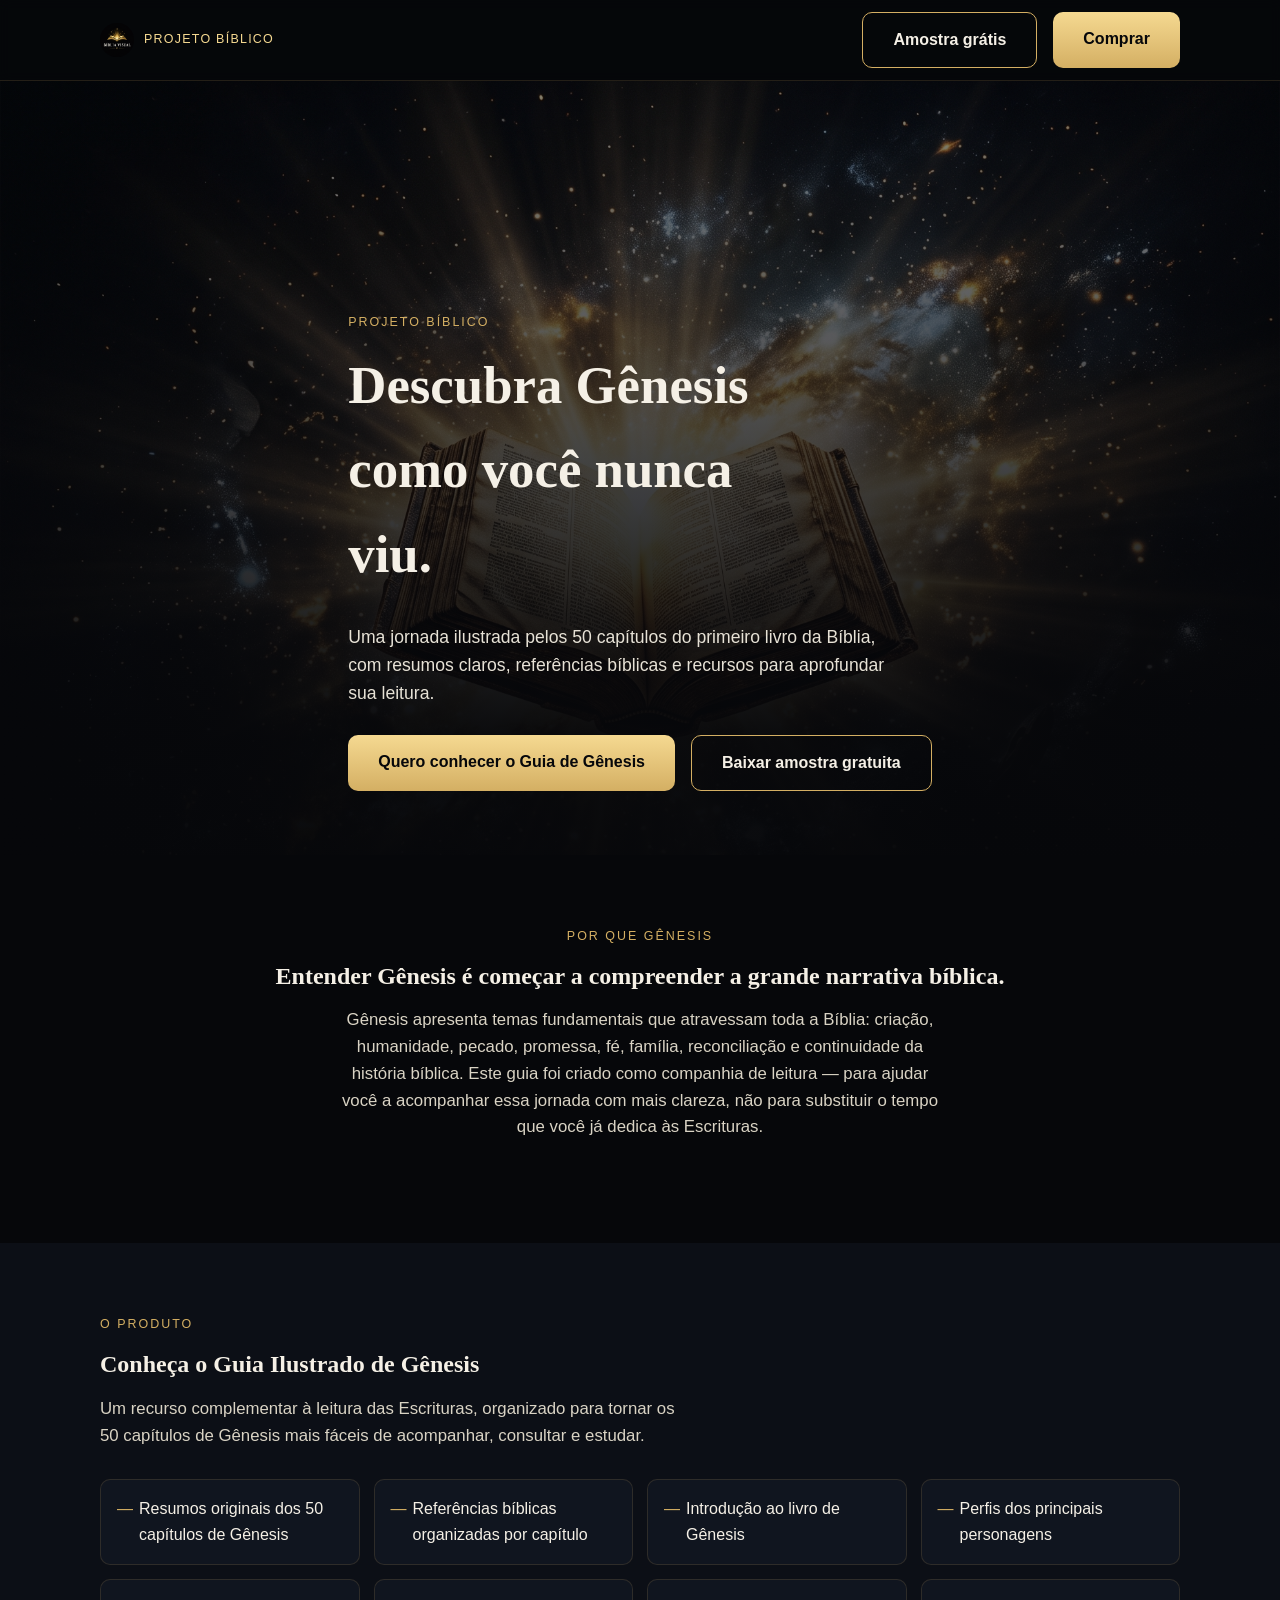
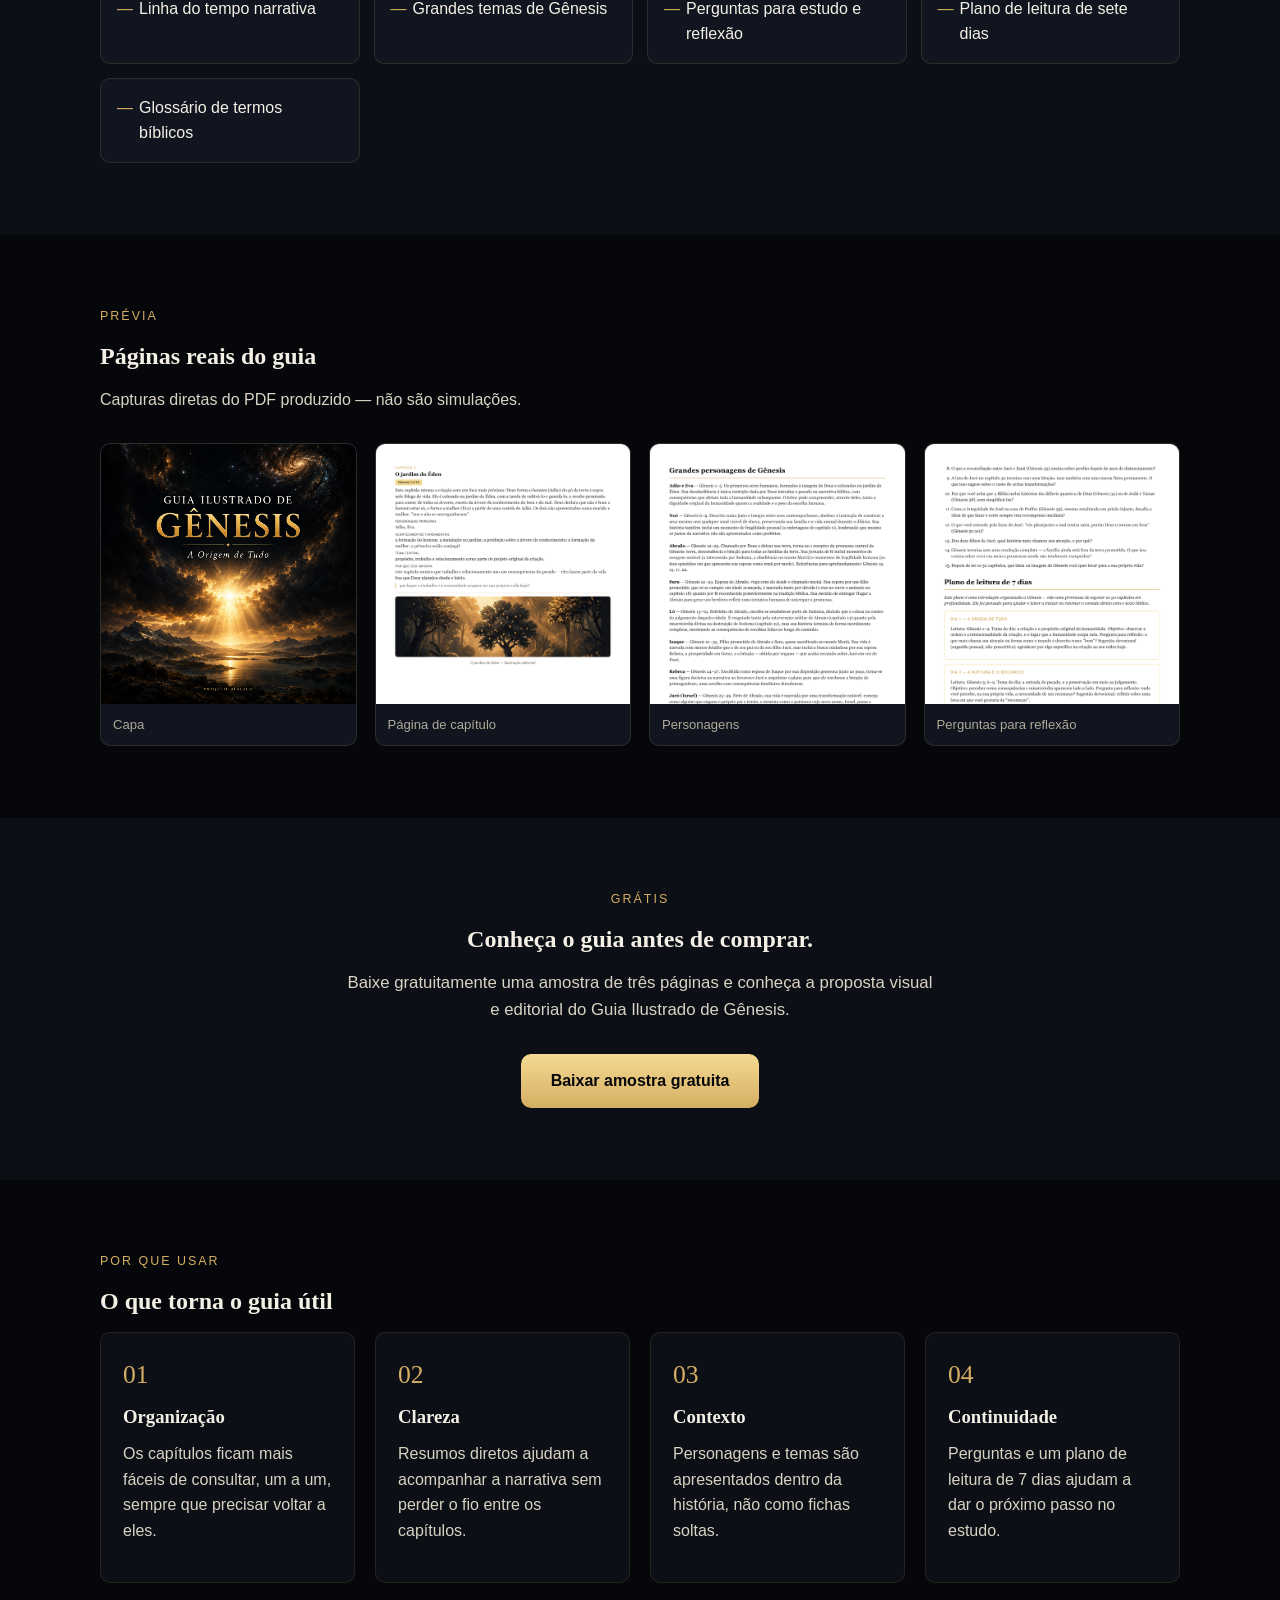
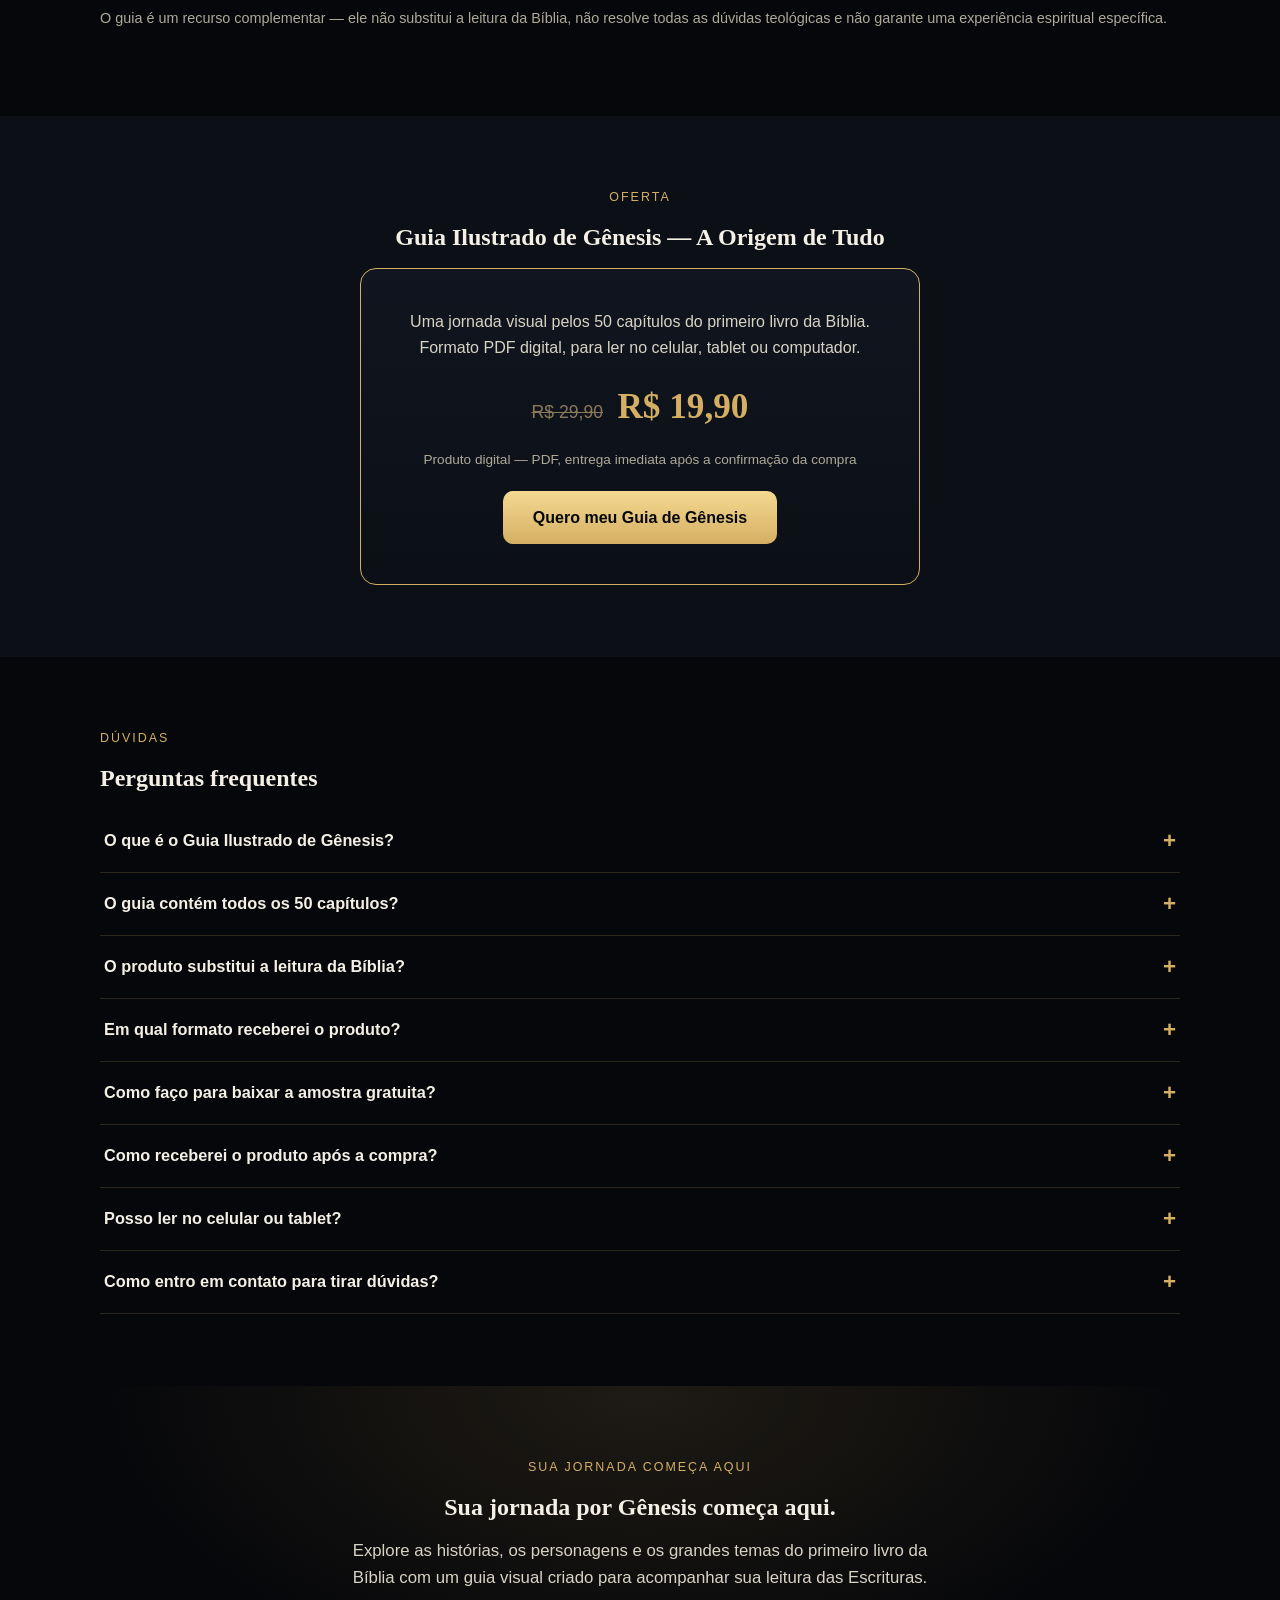
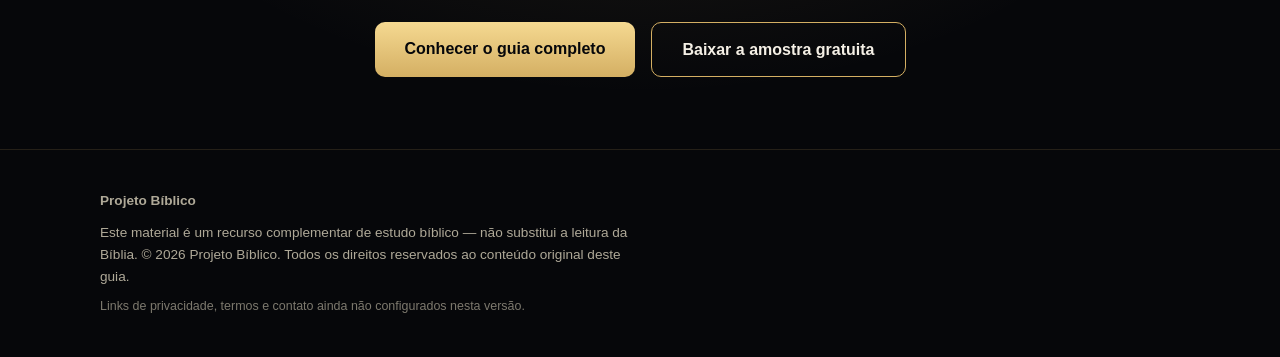
<file: index.html>
<!doctype html>
<html lang="pt-BR">
<head>
<meta charset="utf-8">
<meta name="viewport" content="width=device-width, initial-scale=1">
<title>Guia Ilustrado de Gênesis — A Origem de Tudo | Projeto Bíblico</title>
<meta name="description" content="Conheça um guia visual de Gênesis com resumos dos capítulos, personagens, temas bíblicos e recursos para acompanhar sua leitura das Escrituras.">
<link rel="icon" href="assets/logo.png">

<meta property="og:type" content="website">
<meta property="og:title" content="Guia Ilustrado de Gênesis — A Origem de Tudo">
<meta property="og:description" content="Uma jornada visual pelos 50 capítulos do primeiro livro da Bíblia, com resumos claros, referências bíblicas e recursos para aprofundar sua leitura.">
<meta property="og:image" content="assets/ebook-cover.png">
<meta name="twitter:card" content="summary_large_image">

<link rel="stylesheet" href="css/style.css">
<script defer src="js/config.js"></script>
<script defer src="js/main.js"></script>
</head>
<body>

<header class="site-header">
  <div class="wrap">
    <a class="brand-mark" href="#top">
      <img src="assets/logo.png" alt="Projeto Bíblico">
      <span>Projeto Bíblico</span>
    </a>
    <div class="btn-row">
      <a class="btn btn-secondary" href="#amostra" data-nav-sample>Amostra grátis</a>
      <a class="btn btn-primary" href="#oferta" data-nav-buy>Comprar</a>
    </div>
  </div>
</header>

<main id="top">

  <!-- ========== SEÇÃO 1 — HERO ========== -->
  <section class="hero" aria-label="Apresentação">
    <img class="bg" src="assets/hero-bg.png" alt="" aria-hidden="true">
    <div class="wrap">
      <div class="eyebrow">Projeto Bíblico</div>
      <h1>Descubra Gênesis como você nunca viu.</h1>
      <p class="sub">Uma jornada ilustrada pelos 50 capítulos do primeiro livro da Bíblia, com resumos claros, referências bíblicas e recursos para aprofundar sua leitura.</p>
      <div class="btn-row">
        <a class="btn btn-primary" href="#oferta" data-buy-button>Quero conhecer o Guia de Gênesis</a>
        <a class="btn btn-secondary" href="#amostra" data-sample-link download>Baixar amostra gratuita</a>
      </div>
    </div>
  </section>

  <!-- ========== SEÇÃO 2 — CONEXÃO COM O LEITOR ========== -->
  <section aria-label="Sobre Gênesis">
    <div class="wrap center">
      <div class="eyebrow">Por que Gênesis</div>
      <h2>Entender Gênesis é começar a compreender a grande narrativa bíblica.</h2>
      <p class="lead">Gênesis apresenta temas fundamentais que atravessam toda a Bíblia: criação, humanidade, pecado, promessa, fé, família, reconciliação e continuidade da história bíblica. Este guia foi criado como companhia de leitura — para ajudar você a acompanhar essa jornada com mais clareza, não para substituir o tempo que você já dedica às Escrituras.</p>
    </div>
  </section>

  <!-- ========== SEÇÃO 3 — APRESENTAÇÃO DO PRODUTO ========== -->
  <section class="section-alt" aria-label="Sobre o guia">
    <div class="wrap">
      <div class="eyebrow">O produto</div>
      <h2>Conheça o Guia Ilustrado de Gênesis</h2>
      <p class="lead" style="margin-left:0">Um recurso complementar à leitura das Escrituras, organizado para tornar os 50 capítulos de Gênesis mais fáceis de acompanhar, consultar e estudar.</p>
      <ul class="feature-list">
        <li>Resumos originais dos 50 capítulos de Gênesis</li>
        <li>Referências bíblicas organizadas por capítulo</li>
        <li>Introdução ao livro de Gênesis</li>
        <li>Perfis dos principais personagens</li>
        <li>Linha do tempo narrativa</li>
        <li>Grandes temas de Gênesis</li>
        <li>Perguntas para estudo e reflexão</li>
        <li>Plano de leitura de sete dias</li>
        <li>Glossário de termos bíblicos</li>
      </ul>
    </div>
  </section>

  <!-- ========== SEÇÃO 4 — PRÉVIA VISUAL ========== -->
  <section aria-label="Prévia do guia">
    <div class="wrap">
      <div class="eyebrow">Prévia</div>
      <h2>Páginas reais do guia</h2>
      <p>Capturas diretas do PDF produzido — não são simulações.</p>
      <div class="gallery">
        <figure><img src="assets/ebook-cover.png" alt="Capa do Guia Ilustrado de Gênesis" loading="lazy"><figcaption>Capa</figcaption></figure>
        <figure><img src="previews/capitulo-07.png" alt="Página do Capítulo 2 — O jardim do Éden" loading="lazy"><figcaption>Página de capítulo</figcaption></figure>
        <figure><img src="previews/personagens-35.png" alt="Página de Grandes Personagens de Gênesis" loading="lazy"><figcaption>Personagens</figcaption></figure>
        <figure><img src="previews/perguntas-38.png" alt="Página de perguntas para estudo e reflexão" loading="lazy"><figcaption>Perguntas para reflexão</figcaption></figure>
      </div>
    </div>
  </section>

  <!-- ========== SEÇÃO 5 — AMOSTRA GRATUITA ========== -->
  <section class="section-alt center" id="amostra" aria-label="Amostra gratuita">
    <div class="wrap">
      <div class="eyebrow">Grátis</div>
      <h2>Conheça o guia antes de comprar.</h2>
      <p class="lead">Baixe gratuitamente uma amostra de três páginas e conheça a proposta visual e editorial do Guia Ilustrado de Gênesis.</p>
      <a class="btn btn-primary" href="#" data-sample-link download>Baixar amostra gratuita</a>
    </div>
  </section>

  <!-- ========== SEÇÃO 6 — O QUE TORNA O GUIA ÚTIL ========== -->
  <section aria-label="Benefícios">
    <div class="wrap">
      <div class="eyebrow">Por que usar</div>
      <h2>O que torna o guia útil</h2>
      <div class="benefit-grid">
        <div class="card"><div class="num">01</div><h3>Organização</h3><p>Os capítulos ficam mais fáceis de consultar, um a um, sempre que precisar voltar a eles.</p></div>
        <div class="card"><div class="num">02</div><h3>Clareza</h3><p>Resumos diretos ajudam a acompanhar a narrativa sem perder o fio entre os capítulos.</p></div>
        <div class="card"><div class="num">03</div><h3>Contexto</h3><p>Personagens e temas são apresentados dentro da história, não como fichas soltas.</p></div>
        <div class="card"><div class="num">04</div><h3>Continuidade</h3><p>Perguntas e um plano de leitura de 7 dias ajudam a dar o próximo passo no estudo.</p></div>
      </div>
      <p style="margin-top:24px;font-size:.9rem;color:var(--text-soft)">O guia é um recurso complementar — ele não substitui a leitura da Bíblia, não resolve todas as dúvidas teológicas e não garante uma experiência espiritual específica.</p>
    </div>
  </section>

  <!-- ========== SEÇÃO 7 — OFERTA ========== -->
  <section class="section-alt" id="oferta" aria-label="Oferta">
    <div class="wrap center">
      <div class="eyebrow">Oferta</div>
      <h2>Guia Ilustrado de Gênesis — A Origem de Tudo</h2>
      <div class="offer-card">
        <p>Uma jornada visual pelos 50 capítulos do primeiro livro da Bíblia. Formato PDF digital, para ler no celular, tablet ou computador.</p>
        <div class="price-row">
          <span class="old" data-price-regular>R$ 29,90</span>
          <span class="new" data-price-current>R$ 19,90</span>
        </div>
        <div class="fmt">Produto digital — PDF, entrega imediata após a confirmação da compra</div>
        <a class="btn btn-primary" href="#" data-buy-button>Quero meu Guia de Gênesis</a>
      </div>
    </div>
  </section>

  <!-- ========== SEÇÃO 8 — FAQ ========== -->
  <section aria-label="Perguntas frequentes">
    <div class="wrap">
      <div class="eyebrow">Dúvidas</div>
      <h2>Perguntas frequentes</h2>

      <div class="faq-item">
        <button class="faq-q">O que é o Guia Ilustrado de Gênesis?</button>
        <div class="faq-a"><p>É um e-book em PDF que apresenta os 50 capítulos de Gênesis de forma organizada e visual, com resumos, referências bíblicas, personagens, temas e recursos de estudo — um complemento à leitura da Bíblia.</p></div>
      </div>
      <div class="faq-item">
        <button class="faq-q">O guia contém todos os 50 capítulos?</button>
        <div class="faq-a"><p>Sim. Todos os 50 capítulos de Gênesis são contemplados individualmente, incluindo as genealogias, com resumo, personagens, acontecimentos e tema central próprios de cada um.</p></div>
      </div>
      <div class="faq-item">
        <button class="faq-q">O produto substitui a leitura da Bíblia?</button>
        <div class="faq-a"><p>Não. O guia é um recurso complementar de estudo, pensado para acompanhar sua leitura das Escrituras — não para substituí-la.</p></div>
      </div>
      <div class="faq-item">
        <button class="faq-q">Em qual formato receberei o produto?</button>
        <div class="faq-a"><p>Em PDF digital, com texto selecionável, próprio para leitura em celular, tablet ou computador.</p></div>
      </div>
      <div class="faq-item">
        <button class="faq-q">Como faço para baixar a amostra gratuita?</button>
        <div class="faq-a"><p>Use o botão "Baixar amostra gratuita" nesta página — o download começa direto, sem necessidade de cadastro.</p></div>
      </div>
      <div class="faq-item">
        <button class="faq-q">Como receberei o produto após a compra?</button>
        <div class="faq-a"><p>Essa informação depende da plataforma de checkout oficial, que ainda está sendo configurada. Assim que estiver ativa, o processo de entrega será detalhado aqui.</p></div>
      </div>
      <div class="faq-item">
        <button class="faq-q">Posso ler no celular ou tablet?</button>
        <div class="faq-a"><p>Sim — o PDF foi produzido pensando em legibilidade em telas pequenas, além de computador e impressão.</p></div>
      </div>
      <div class="faq-item">
        <button class="faq-q">Como entro em contato para tirar dúvidas?</button>
        <div class="faq-a"><p>O canal oficial de contato ainda está sendo configurado. Esta resposta será atualizada assim que um e-mail ou canal estiver definido.</p></div>
      </div>
    </div>
  </section>

  <!-- ========== SEÇÃO 9 — CHAMADA FINAL ========== -->
  <section class="final-cta" aria-label="Chamada final">
    <div class="wrap">
      <div class="eyebrow">Sua jornada começa aqui</div>
      <h2>Sua jornada por Gênesis começa aqui.</h2>
      <p class="lead">Explore as histórias, os personagens e os grandes temas do primeiro livro da Bíblia com um guia visual criado para acompanhar sua leitura das Escrituras.</p>
      <div class="btn-row center" style="justify-content:center">
        <a class="btn btn-primary" href="#oferta" data-buy-button>Conhecer o guia completo</a>
        <a class="btn btn-secondary" href="#amostra" data-sample-link download>Baixar a amostra gratuita</a>
      </div>
    </div>
  </section>

</main>

<!-- ========== SEÇÃO 10 — RODAPÉ ========== -->
<footer class="site-footer">
  <div class="wrap">
    <div><strong>Projeto Bíblico</strong></div>
    <div class="legal">Este material é um recurso complementar de estudo bíblico — não substitui a leitura da Bíblia. © <span id="year"></span> Projeto Bíblico. Todos os direitos reservados ao conteúdo original deste guia.</div>
    <div class="legal" style="font-size:.78rem;opacity:.7">Links de privacidade, termos e contato ainda não configurados nesta versão.</div>
  </div>
</footer>

<script>document.getElementById("year").textContent = new Date().getFullYear();</script>
</body>
</html>
</file>
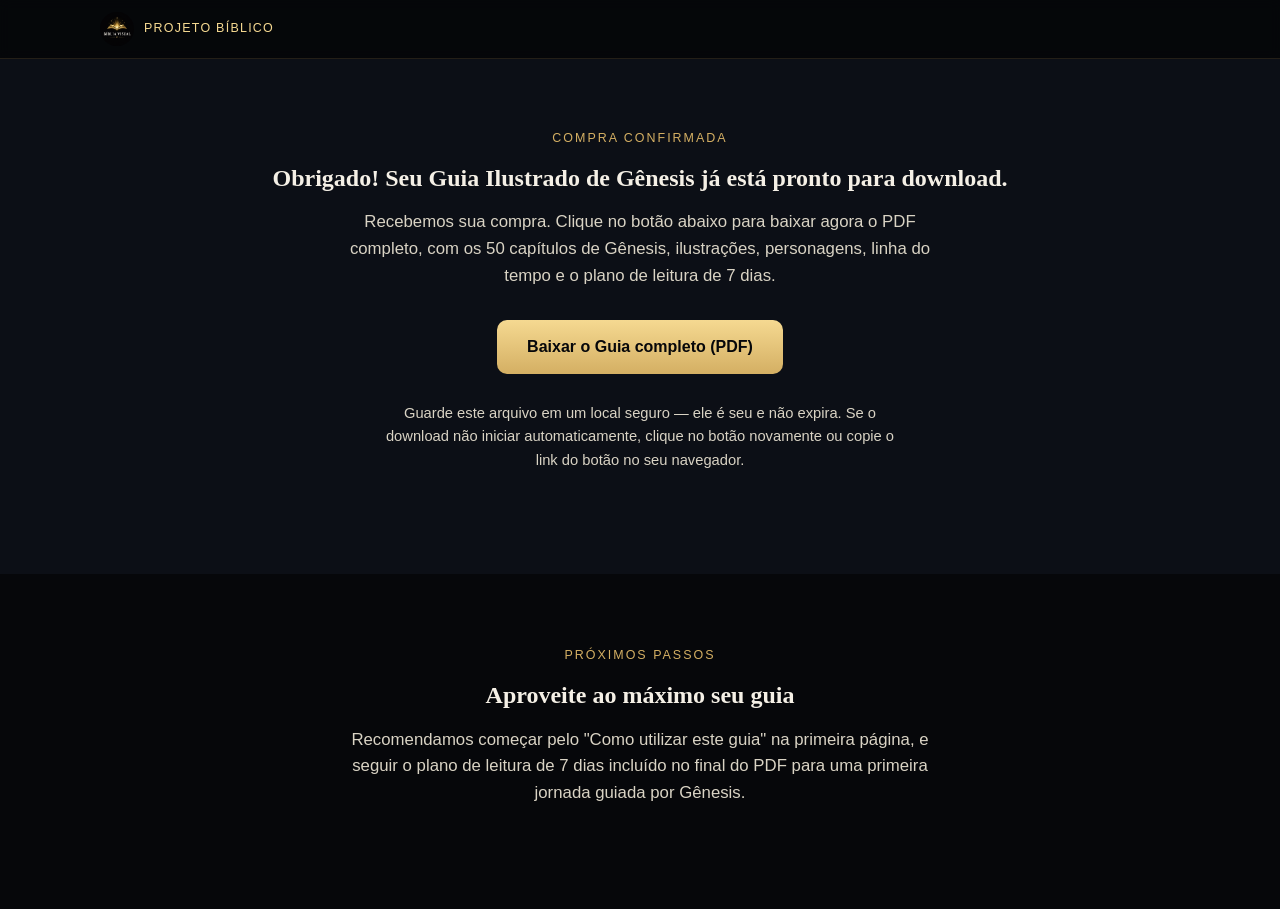
<file: obrigado.html>
<!doctype html>
<html lang="pt-BR">
<head>
<meta charset="utf-8">
<meta name="viewport" content="width=device-width, initial-scale=1">
<title>Obrigado pela compra — Guia Ilustrado de Gênesis | Projeto Bíblico</title>
<meta name="description" content="Compra confirmada. Baixe agora o Guia Ilustrado de Gênesis completo.">
<meta name="robots" content="noindex">
<link rel="icon" href="assets/logo.png">
<link rel="stylesheet" href="css/style.css">
</head>
<body>

<header class="site-header">
  <div class="wrap">
    <a class="brand-mark" href="index.html">
      <img src="assets/logo.png" alt="Projeto Bíblico">
      <span>Projeto Bíblico</span>
    </a>
  </div>
</header>

<main id="top">
  <section class="section-alt center" aria-label="Confirmação de compra" style="padding-top:70px">
    <div class="wrap">
      <div class="eyebrow">Compra confirmada</div>
      <h1>Obrigado! Seu Guia Ilustrado de Gênesis já está pronto para download.</h1>
      <p class="lead">Recebemos sua compra. Clique no botão abaixo para baixar agora o PDF completo, com os 50 capítulos de Gênesis, ilustrações, personagens, linha do tempo e o plano de leitura de 7 dias.</p>
      <div class="btn-row center" style="justify-content:center">
        <a class="btn btn-primary" href="downloads/Guia_Ilustrado_Genesis_Completo.pdf" download>Baixar o Guia completo (PDF)</a>
      </div>
      <p class="lead" style="margin-top:28px;font-size:.92rem">
        Guarde este arquivo em um local seguro — ele é seu e não expira. Se o download não iniciar automaticamente,
        clique no botão novamente ou copie o link do botão no seu navegador.
      </p>
    </div>
  </section>

  <section aria-label="Próximos passos">
    <div class="wrap center">
      <div class="eyebrow">Próximos passos</div>
      <h2>Aproveite ao máximo seu guia</h2>
      <p class="lead">Recomendamos começar pelo "Como utilizar este guia" na primeira página, e seguir o plano de leitura de 7 dias incluído no final do PDF para uma primeira jornada guiada por Gênesis.</p>
    </div>
  </section>
</main>

</body>
</html>
</file>
<file: css/style.css>
:root {
  --ink: #06070A;
  --ink-2: #0C0F16;
  --blue-deep: #10151F;
  --gold: #D4AF63;
  --gold-light: #F5D991;
  --ivory: #F5F0E6;
  --text-soft: #AFA998;
  --earth: #8a7a5c;
  --radius: 10px;
  --maxw: 1120px;
  --font-head: Georgia, 'Times New Roman', serif;
  --font-body: 'Trebuchet MS', 'Segoe UI', Helvetica, Arial, sans-serif;
}
* { box-sizing: border-box; }
html { scroll-behavior: smooth; }
@media (prefers-reduced-motion: reduce) { html { scroll-behavior: auto; } * { animation-duration: .01ms !important; transition-duration: .01ms !important; } }

body {
  margin: 0; background: var(--ink); color: var(--ivory);
  font-family: var(--font-body); font-size: 16px; line-height: 1.6;
  -webkit-font-smoothing: antialiased;
}
img { max-width: 100%; display: block; }
h1, h2, h3 { font-family: var(--font-head); font-weight: 700; margin: 0 0 .5em 0; color: var(--ivory); }
p { margin: 0 0 1em 0; color: #D9D3C4; }
a { color: var(--gold-light); }
.wrap { max-width: var(--maxw); margin: 0 auto; padding: 0 20px; }
section { padding: 72px 0; }
.eyebrow { font-family: var(--font-body); letter-spacing: .16em; text-transform: uppercase; font-size: .78rem; color: var(--gold); margin-bottom: 10px; }

:focus-visible { outline: 2px solid var(--gold-light); outline-offset: 3px; }
a:focus-visible, button:focus-visible { outline: 2px solid var(--gold-light); outline-offset: 3px; }

.btn { display: inline-block; font-family: var(--font-body); font-weight: 700; text-decoration: none; padding: 14px 30px; border-radius: var(--radius); cursor: pointer; border: none; font-size: 1rem; text-align: center; }
.btn-primary { background: linear-gradient(180deg, var(--gold-light), var(--gold)); color: var(--ink); }
.btn-primary:hover { filter: brightness(1.06); }
.btn-secondary { background: transparent; color: var(--ivory); border: 1.5px solid var(--gold); }
.btn-secondary:hover { background: rgba(212,175,99,.08); }
.btn.is-pending { opacity: .85; cursor: not-allowed; }
.pending-note { display: block; margin-top: 10px; font-size: .85rem; color: var(--text-soft); opacity: 0; max-height: 0; overflow: hidden; transition: opacity .2s ease; }
.pending-note.is-visible { opacity: 1; max-height: 40px; }
.btn-row { display: flex; gap: 16px; flex-wrap: wrap; }

/* ---------- header ---------- */
.site-header { position: sticky; top: 0; z-index: 20; background: rgba(6,7,10,.86); backdrop-filter: blur(6px); border-bottom: 1px solid rgba(212,175,99,.15); }
.site-header .wrap { display: flex; align-items: center; justify-content: space-between; padding: 12px 20px; }
.brand-mark { display: flex; align-items: center; gap: 10px; text-decoration: none; }
.brand-mark img { width: 34px; height: 34px; border-radius: 50%; }
.brand-mark span { font-family: var(--font-body); letter-spacing: .1em; font-size: .78rem; color: var(--gold-light); text-transform: uppercase; }

/* ---------- hero ---------- */
.hero { position: relative; padding: 0; min-height: 86vh; display: flex; align-items: flex-end; overflow: hidden; }
.hero img.bg { position: absolute; inset: 0; width: 100%; height: 100%; object-fit: cover; opacity: .6; }
.hero::after { content: ""; position: absolute; inset: 0; background: linear-gradient(to top, rgba(6,7,10,.97) 15%, rgba(6,7,10,.55) 55%, rgba(6,7,10,.15) 100%); }
.hero .wrap { position: relative; z-index: 1; padding-bottom: 64px; padding-top: 120px; }
.hero h1 { font-size: clamp(2rem, 5vw, 3.3rem); max-width: 16ch; }
.hero .sub { font-size: 1.1rem; max-width: 56ch; color: #E7E2D6; margin-bottom: 28px; }

/* ---------- sections ---------- */
.section-alt { background: var(--ink-2); }
.center { text-align: center; }
.lead { max-width: 64ch; margin: 0 auto 30px; font-size: 1.05rem; }

.feature-list { list-style: none; margin: 0; padding: 0; display: grid; grid-template-columns: repeat(auto-fit, minmax(240px,1fr)); gap: 14px; }
.feature-list li { background: var(--blue-deep); border: 1px solid rgba(212,175,99,.15); border-radius: var(--radius); padding: 16px 18px; position: relative; padding-left: 38px; }
.feature-list li::before { content: "—"; position: absolute; left: 16px; color: var(--gold); }

.gallery { display: grid; grid-template-columns: repeat(auto-fit, minmax(190px,1fr)); gap: 18px; margin-top: 30px; }
.gallery figure { margin: 0; background: var(--blue-deep); border-radius: var(--radius); overflow: hidden; border: 1px solid rgba(212,175,99,.15); }
.gallery img { width: 100%; height: 260px; object-fit: cover; object-position: top; }
.gallery figcaption { padding: 10px 12px; font-size: .82rem; color: var(--text-soft); font-family: var(--font-body); }

.benefit-grid { display: grid; grid-template-columns: repeat(auto-fit, minmax(230px,1fr)); gap: 20px; margin-top: 10px; }
.benefit-grid .card { background: var(--ink-2); border-radius: var(--radius); padding: 22px; border: 1px solid rgba(212,175,99,.12); }
.benefit-grid .num { font-family: var(--font-head); font-size: 1.6rem; color: var(--gold); margin-bottom: 6px; }

/* ---------- offer ---------- */
.offer-card { max-width: 560px; margin: 0 auto; background: linear-gradient(180deg, var(--blue-deep), var(--ink-2)); border: 1px solid var(--gold); border-radius: 16px; padding: 40px 34px; text-align: center; }
.offer-card .price-row { margin: 18px 0 24px; }
.offer-card .old { text-decoration: line-through; color: var(--earth); font-size: 1.1rem; margin-right: 10px; }
.offer-card .new { font-size: 2.2rem; color: var(--gold); font-weight: 700; font-family: var(--font-head); }
.offer-card .fmt { font-size: .85rem; color: var(--text-soft); margin-top: -10px; margin-bottom: 20px; }

/* ---------- FAQ ---------- */
.faq-item { border-bottom: 1px solid rgba(212,175,99,.18); }
.faq-q { width: 100%; text-align: left; background: none; border: none; color: var(--ivory); font-family: var(--font-body); font-size: 1.02rem; font-weight: 700; padding: 18px 4px; cursor: pointer; display: flex; justify-content: space-between; align-items: center; gap: 12px; }
.faq-q::after { content: "+"; font-size: 1.4rem; color: var(--gold); transition: transform .2s ease; flex-shrink:0; }
.faq-item.is-open .faq-q::after { transform: rotate(45deg); }
.faq-a { max-height: 0; overflow: hidden; transition: max-height .25s ease; }
.faq-item.is-open .faq-a { max-height: 240px; }
.faq-a p { padding: 0 4px 18px; color: #C9C3B3; }

/* ---------- final CTA ---------- */
.final-cta { text-align: center; background: radial-gradient(ellipse at 50% 0%, rgba(212,175,99,.12), transparent 60%), var(--ink); }

/* ---------- footer ---------- */
footer.site-footer { border-top: 1px solid rgba(212,175,99,.15); padding: 40px 0; font-size: .85rem; color: var(--text-soft); }
footer.site-footer .wrap { display:flex; flex-direction:column; gap:10px; }
footer.site-footer a { color: var(--text-soft); }
footer.site-footer .legal { max-width: 70ch; }

@media (max-width: 640px) {
  section { padding: 52px 0; }
  .hero { min-height: 92vh; }
  .offer-card { padding: 28px 20px; }
}
</file>
